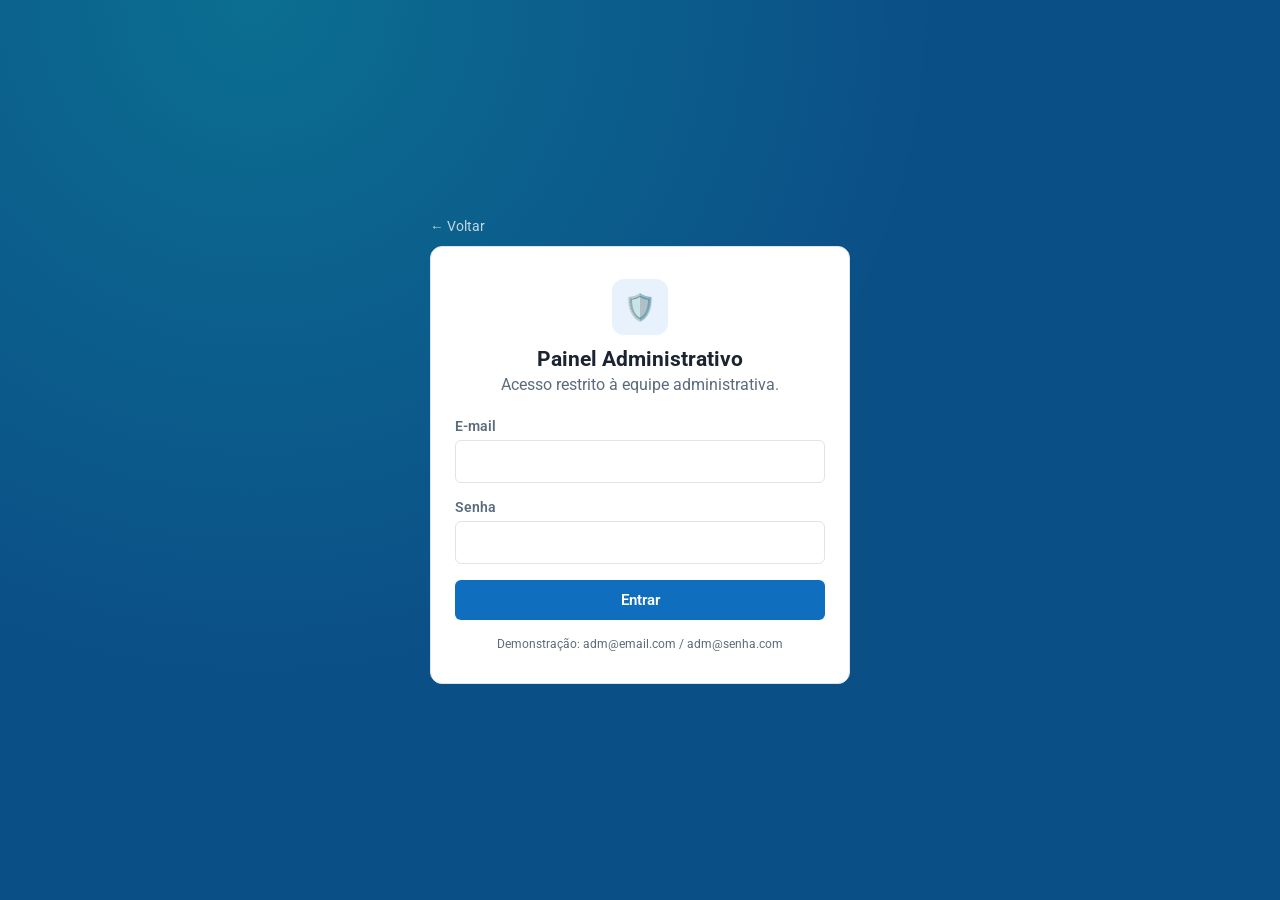
<file: pages/adm/clientes.html>
<!DOCTYPE html>
<html lang="pt-BR">
<head>
  <meta charset="UTF-8" />
  <meta name="viewport" content="width=device-width, initial-scale=1.0" />
  <title>Clientes · Administrador</title>
  <link rel="preconnect" href="https://fonts.googleapis.com" />
  <link href="https://fonts.googleapis.com/css2?family=Roboto:wght@400;500;700&display=swap" rel="stylesheet" />
  <link rel="stylesheet" href="../../assets/css/variables.css" />
  <link rel="stylesheet" href="../../assets/css/global.css" />
  <link rel="stylesheet" href="./clientes.css" />
</head>
<body>
  <header id="app-header" class="app-header"></header>

  <main class="container spacer-topo">
    <div class="flex-entre spacer-topo">
      <div>
        <h1>Clientes</h1>
        <p class="texto-suave">Gerencie as contas de clientes da plataforma.</p>
      </div>
      <button class="btn btn-primario" id="btn-novo-cliente" type="button">+ Novo cliente</button>
    </div>

    <div class="tabela-wrap spacer-topo">
      <table class="tabela">
        <thead>
          <tr>
            <th>Nome</th>
            <th>Telefone</th>
            <th>CPF</th>
            <th>Nascimento</th>
            <th>E-mail</th>
            <th>Ações</th>
          </tr>
        </thead>
        <tbody id="corpo-tabela-clientes"></tbody>
      </table>
    </div>
    <p id="estado-vazio-clientes" class="estado-vazio" hidden>
      <span class="icone">🧑‍💼</span><br />Nenhum cliente cadastrado ainda.
    </p>
  </main>

  <div class="overlay" id="overlay-cliente" hidden>
    <div class="modal">
      <div class="modal__cabecalho">
        <h3 id="titulo-modal-cliente">Novo cliente</h3>
        <button class="modal__fechar" id="fechar-modal-cliente" type="button" aria-label="Fechar">✕</button>
      </div>
      <form id="form-cliente" novalidate>
        <div class="modal__corpo">
          <input type="hidden" id="cliente-id" />
          <div class="form-grupo">
            <label for="cliente-nome">Nome completo</label>
            <input class="input" id="cliente-nome" name="nome" required />
          </div>
          <div class="form-linha">
            <div class="form-grupo">
              <label for="cliente-telefone">Telefone</label>
              <input class="input" id="cliente-telefone" name="telefone" placeholder="(00) 00000-0000" required />
            </div>
            <div class="form-grupo">
              <label for="cliente-cpf">CPF</label>
              <input class="input" id="cliente-cpf" name="cpf" placeholder="000.000.000-00" required />
            </div>
          </div>
          <div class="form-linha">
            <div class="form-grupo">
              <label for="cliente-nascimento">Data de nascimento</label>
              <input class="input" type="date" id="cliente-nascimento" name="dataNascimento" required />
            </div>
            <div class="form-grupo">
              <label for="cliente-email">E-mail</label>
              <input class="input" type="email" id="cliente-email" name="email" required />
            </div>
          </div>
          <div class="form-grupo">
            <label for="cliente-senha">Senha</label>
            <input class="input" type="password" id="cliente-senha" name="senha" autocomplete="new-password" />
            <span class="campo-ajuda" id="ajuda-senha-cliente">Mínimo de 6 caracteres.</span>
          </div>
          <p id="erro-cliente" class="campo-erro" role="alert"></p>
        </div>
        <div class="modal__rodape">
          <button type="button" class="btn btn-secundario" id="cancelar-cliente">Cancelar</button>
          <button type="submit" class="btn btn-primario">Salvar</button>
        </div>
      </form>
    </div>
  </div>

  <script src="../../assets/js/storage.js"></script>
  <script src="../../assets/js/hash.js"></script>
  <script src="../../assets/js/auth.js"></script>
  <script src="../../assets/js/masks.js"></script>
  <script src="../../assets/js/utils.js"></script>
  <script src="../../assets/js/layout.js"></script>
  <script src="../../assets/js/seed.js"></script>
  <script src="./clientes.js"></script>
</body>
</html>
</file>
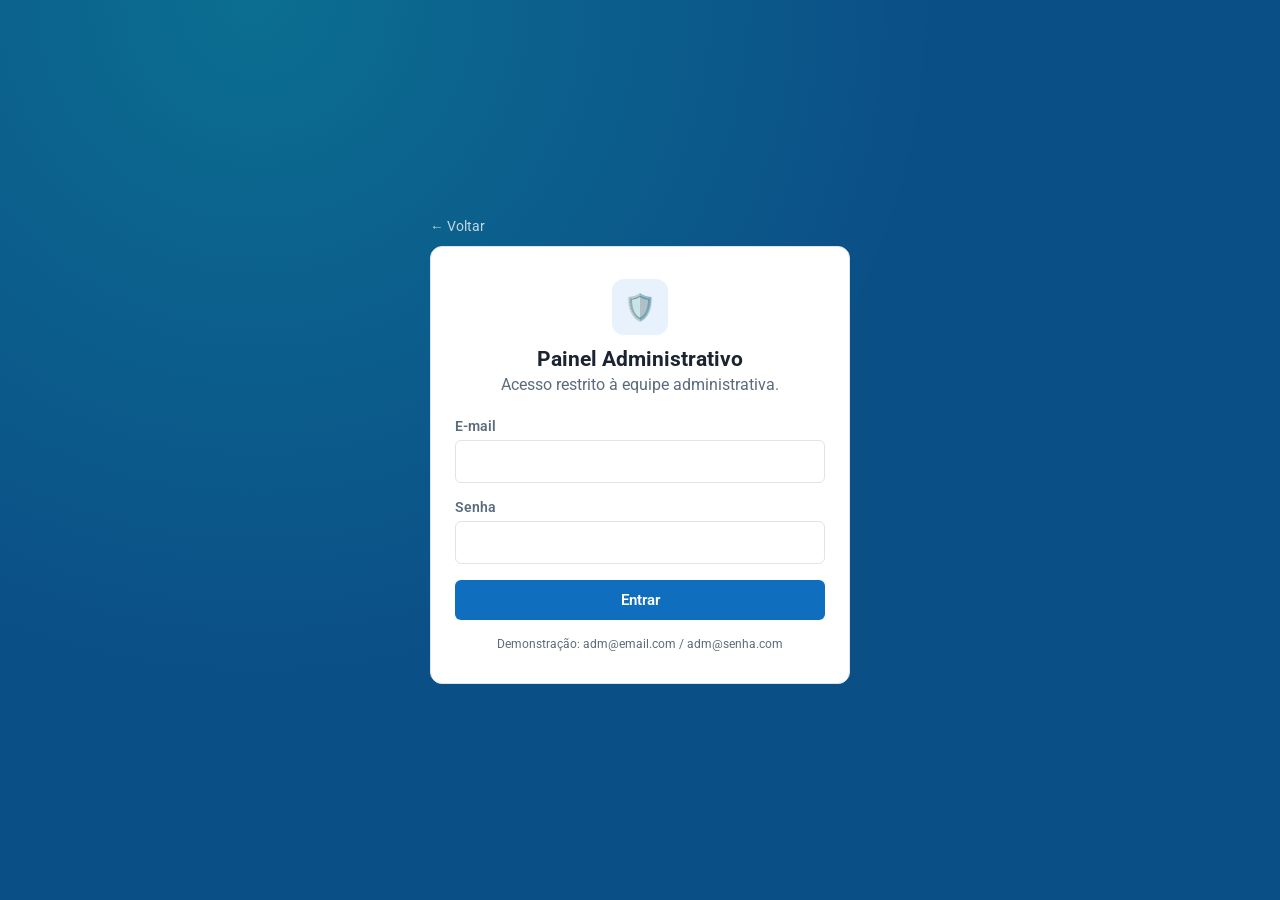
<file: pages/adm/dashboard.html>
<!DOCTYPE html>
<html lang="pt-BR">
<head>
  <meta charset="UTF-8" />
  <meta name="viewport" content="width=device-width, initial-scale=1.0" />
  <title>Dashboard · Administrador</title>
  <link rel="preconnect" href="https://fonts.googleapis.com" />
  <link href="https://fonts.googleapis.com/css2?family=Roboto:wght@400;500;700&display=swap" rel="stylesheet" />
  <link rel="stylesheet" href="../../assets/css/variables.css" />
  <link rel="stylesheet" href="../../assets/css/global.css" />
  <link rel="stylesheet" href="./dashboard.css" />
</head>
<body>
  <header id="app-header" class="app-header"></header>

  <main class="container spacer-topo">
    <div class="flex-entre spacer-topo">
      <div>
        <h1>Visão geral</h1>
        <p class="texto-suave">Resumo das contas cadastradas na plataforma.</p>
      </div>
    </div>

    <section class="grade-estatisticas spacer-topo">
      <article class="cartao-estatistica superficie cartao-sombra">
        <div class="cartao-estatistica__icone icone-azul">🧑‍💼</div>
        <div>
          <p class="texto-suave">Total de clientes</p>
          <h2 id="total-clientes">0</h2>
        </div>
      </article>
      <article class="cartao-estatistica superficie cartao-sombra">
        <div class="cartao-estatistica__icone icone-menta">🏘️</div>
        <div>
          <p class="texto-suave">Total de corretores</p>
          <h2 id="total-corretores">0</h2>
        </div>
      </article>
      <article class="cartao-estatistica superficie cartao-sombra">
        <div class="cartao-estatistica__icone icone-azul">🏠</div>
        <div>
          <p class="texto-suave">Imóveis cadastrados</p>
          <h2 id="total-imoveis">0</h2>
        </div>
      </article>
    </section>

    <section class="grade-atalhos spacer-topo">
      <a class="cartao-atalho superficie cartao-sombra" href="clientes.html">
        <h3>Gerenciar clientes</h3>
        <p class="texto-suave">Criar, editar e remover contas de clientes.</p>
        <span class="btn btn-texto">Acessar →</span>
      </a>
      <a class="cartao-atalho superficie cartao-sombra" href="corretores.html">
        <h3>Gerenciar corretores</h3>
        <p class="texto-suave">Criar, editar e remover contas de corretores.</p>
        <span class="btn btn-texto">Acessar →</span>
      </a>
    </section>
  </main>

  <script src="../../assets/js/storage.js"></script>
  <script src="../../assets/js/hash.js"></script>
  <script src="../../assets/js/auth.js"></script>
  <script src="../../assets/js/utils.js"></script>
  <script src="../../assets/js/layout.js"></script>
  <script src="../../assets/js/seed.js"></script>
  <script src="./dashboard.js"></script>
</body>
</html>
</file>
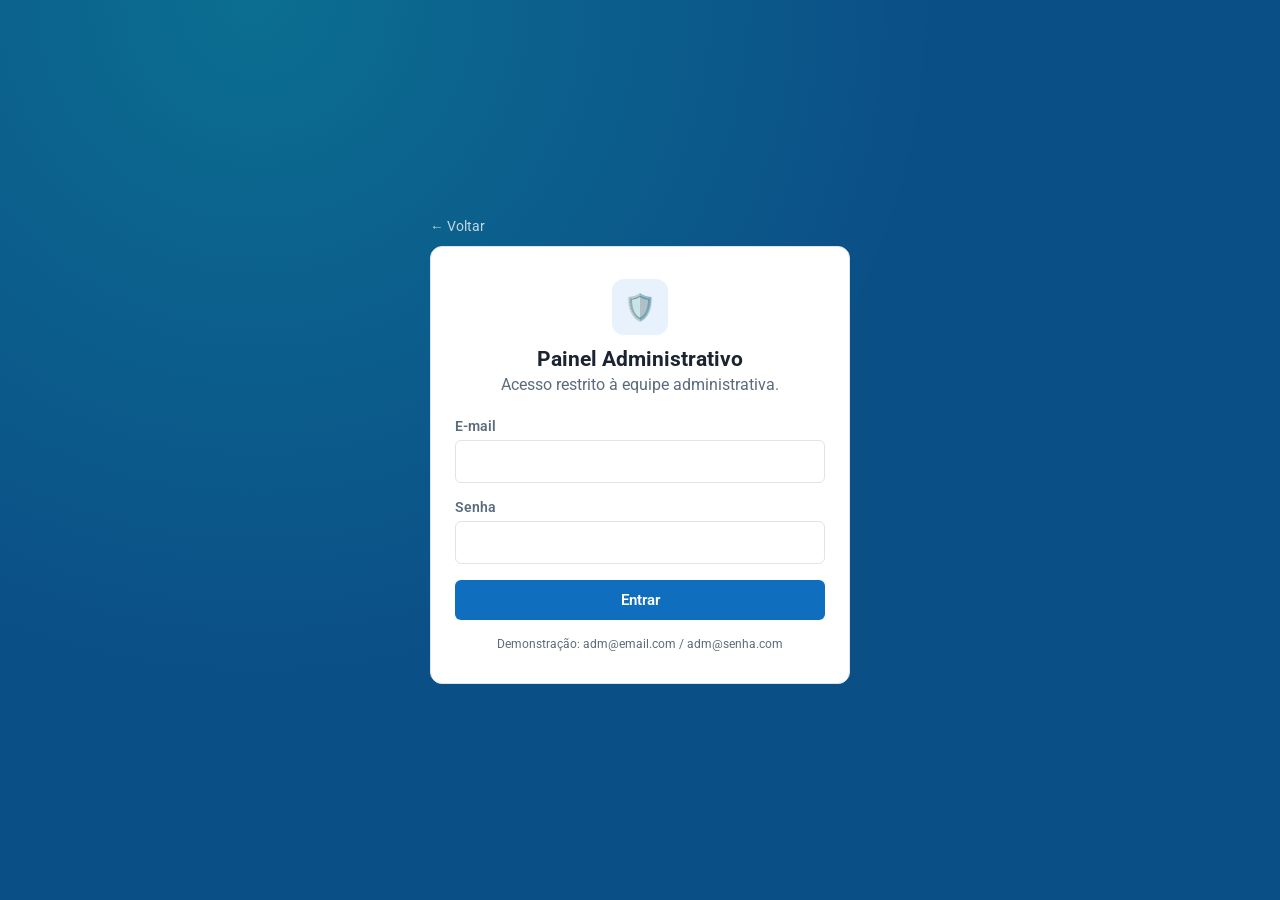
<file: pages/adm/login.html>
<!DOCTYPE html>
<html lang="pt-BR">
<head>
  <meta charset="UTF-8" />
  <meta name="viewport" content="width=device-width, initial-scale=1.0" />
  <title>Login do Administrador · Sistema de Recomendação de Imóveis</title>
  <link rel="preconnect" href="https://fonts.googleapis.com" />
  <link href="https://fonts.googleapis.com/css2?family=Roboto:wght@400;500;700&display=swap" rel="stylesheet" />
  <link rel="stylesheet" href="../../assets/css/variables.css" />
  <link rel="stylesheet" href="../../assets/css/global.css" />
  <link rel="stylesheet" href="./login.css" />
</head>
<body class="pagina-auth pagina-auth--adm">
  <main class="auth-caixa">
    <a class="auth-voltar" href="../../index.html">← Voltar</a>
    <div class="auth-cartao superficie cartao-sombra">
      <div class="auth-cabecalho">
        <div class="auth-icone">🛡️</div>
        <h1>Painel Administrativo</h1>
        <p class="texto-suave">Acesso restrito à equipe administrativa.</p>
      </div>

      <form id="form-login-adm" novalidate>
        <div class="form-grupo">
          <label for="email">E-mail</label>
          <input class="input" type="email" id="email" name="email" autocomplete="username" required />
        </div>
        <div class="form-grupo">
          <label for="senha">Senha</label>
          <input class="input" type="password" id="senha" name="senha" autocomplete="current-password" required />
        </div>
        <p id="mensagem-erro" class="campo-erro" role="alert"></p>
        <button type="submit" class="btn btn-primario btn-bloco">Entrar</button>
      </form>

      <p class="auth-dica texto-suave">Demonstração: adm@email.com / adm@senha.com</p>
    </div>
  </main>

  <script src="../../assets/js/storage.js"></script>
  <script src="../../assets/js/hash.js"></script>
  <script src="../../assets/js/auth.js"></script>
  <script src="../../assets/js/utils.js"></script>
  <script src="../../assets/js/seed.js"></script>
  <script src="./login.js"></script>
</body>
</html>
</file>
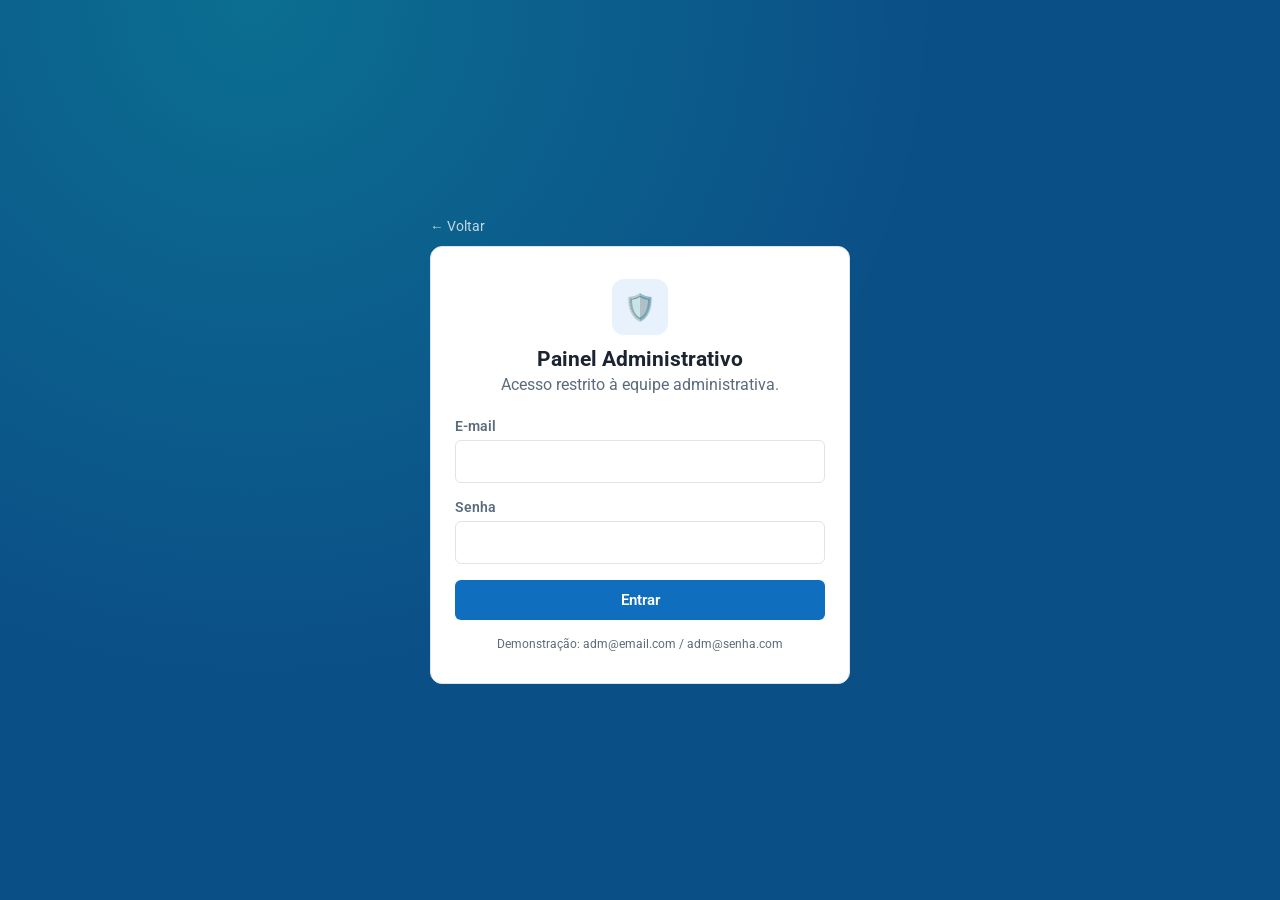
<file: pages/adm/perfil.html>
<!DOCTYPE html>
<html lang="pt-BR">
<head>
  <meta charset="UTF-8" />
  <meta name="viewport" content="width=device-width, initial-scale=1.0" />
  <title>Meu perfil · Administrador</title>
  <link rel="preconnect" href="https://fonts.googleapis.com" />
  <link href="https://fonts.googleapis.com/css2?family=Roboto:wght@400;500;700&display=swap" rel="stylesheet" />
  <link rel="stylesheet" href="../../assets/css/variables.css" />
  <link rel="stylesheet" href="../../assets/css/global.css" />
  <link rel="stylesheet" href="./perfil.css" />
</head>
<body>
  <header id="app-header" class="app-header"></header>

  <main class="container spacer-topo largura-perfil">
    <h1>Meu perfil</h1>
    <p class="texto-suave">Atualize seu nome, e-mail de acesso e senha.</p>

    <form id="form-perfil" class="superficie superficie-pad cartao-sombra spacer-topo" novalidate>
      <div class="form-grupo">
        <label for="nome">Nome</label>
        <input class="input" id="nome" required />
      </div>
      <div class="form-grupo">
        <label for="email">E-mail</label>
        <input class="input" type="email" id="email" required />
      </div>
      <div class="form-linha">
        <div class="form-grupo">
          <label for="nova-senha">Nova senha</label>
          <input class="input" type="password" id="nova-senha" autocomplete="new-password" />
          <span class="campo-ajuda">Deixe em branco para manter a senha atual.</span>
        </div>
        <div class="form-grupo">
          <label for="confirmar-senha">Confirmar nova senha</label>
          <input class="input" type="password" id="confirmar-senha" autocomplete="new-password" />
        </div>
      </div>
      <p id="erro-perfil" class="campo-erro" role="alert"></p>
      <div class="form-acoes">
        <button type="submit" class="btn btn-primario">Salvar alterações</button>
      </div>
    </form>
  </main>

  <script src="../../assets/js/storage.js"></script>
  <script src="../../assets/js/hash.js"></script>
  <script src="../../assets/js/auth.js"></script>
  <script src="../../assets/js/utils.js"></script>
  <script src="../../assets/js/layout.js"></script>
  <script src="../../assets/js/seed.js"></script>
  <script src="./perfil.js"></script>
</body>
</html>
</file>
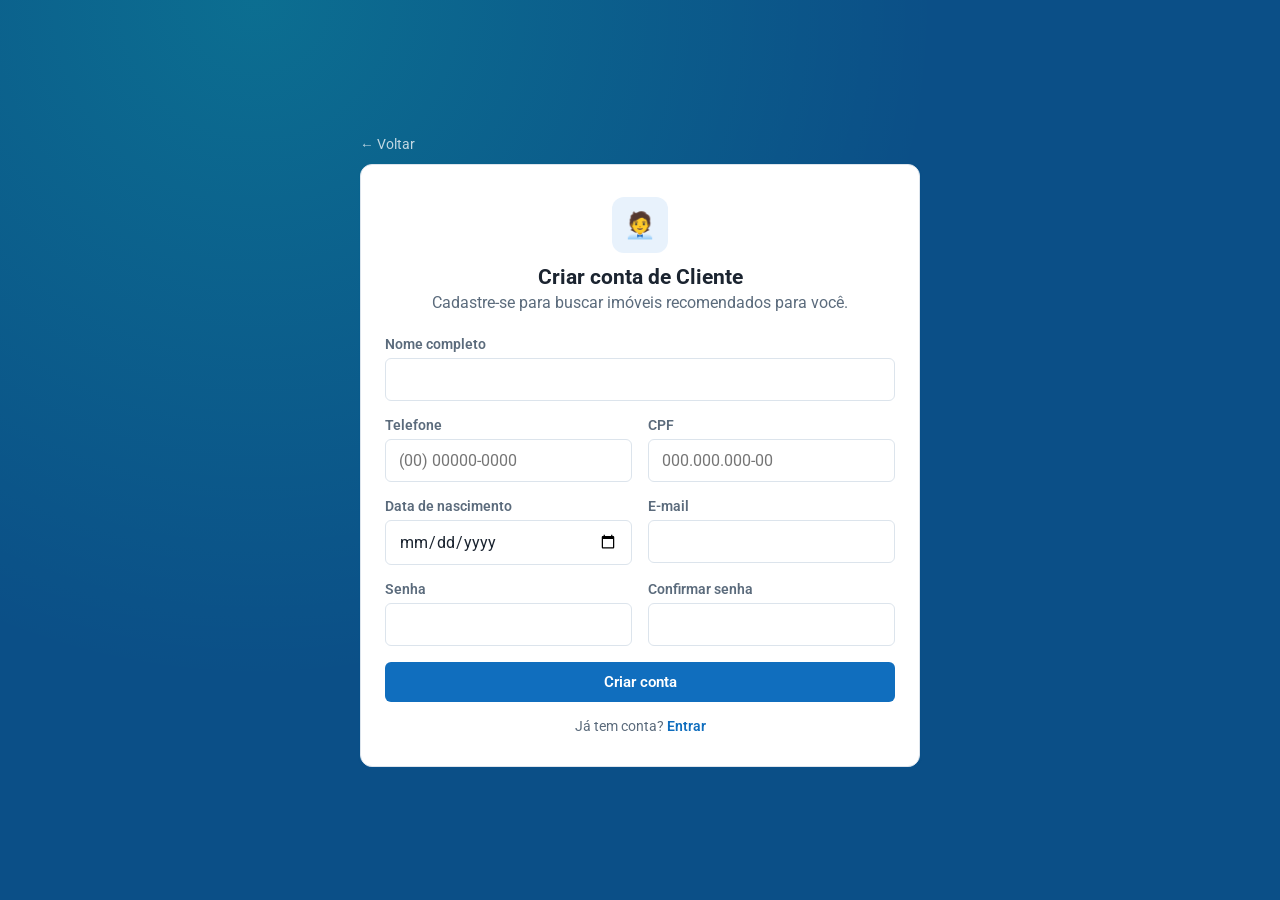
<file: pages/cliente/cadastro.html>
<!DOCTYPE html>
<html lang="pt-BR">
<head>
  <meta charset="UTF-8" />
  <meta name="viewport" content="width=device-width, initial-scale=1.0" />
  <title>Criar conta de Cliente · Sistema de Recomendação de Imóveis</title>
  <link rel="preconnect" href="https://fonts.googleapis.com" />
  <link href="https://fonts.googleapis.com/css2?family=Roboto:wght@400;500;700&display=swap" rel="stylesheet" />
  <link rel="stylesheet" href="../../assets/css/variables.css" />
  <link rel="stylesheet" href="../../assets/css/global.css" />
  <link rel="stylesheet" href="./cadastro.css" />
</head>
<body class="pagina-auth">
  <main class="auth-caixa auth-caixa--larga">
    <a class="auth-voltar" href="../../index.html">← Voltar</a>
    <div class="auth-cartao superficie cartao-sombra">
      <div class="auth-cabecalho">
        <div class="auth-icone">🧑‍💼</div>
        <h1>Criar conta de Cliente</h1>
        <p class="texto-suave">Cadastre-se para buscar imóveis recomendados para você.</p>
      </div>

      <form id="form-cadastro-cliente" novalidate>
        <div class="form-grupo">
          <label for="nome">Nome completo</label>
          <input class="input" id="nome" name="nome" required />
        </div>
        <div class="form-linha">
          <div class="form-grupo">
            <label for="telefone">Telefone</label>
            <input class="input" id="telefone" name="telefone" placeholder="(00) 00000-0000" required />
          </div>
          <div class="form-grupo">
            <label for="cpf">CPF</label>
            <input class="input" id="cpf" name="cpf" placeholder="000.000.000-00" required />
          </div>
        </div>
        <div class="form-linha">
          <div class="form-grupo">
            <label for="dataNascimento">Data de nascimento</label>
            <input class="input" type="date" id="dataNascimento" name="dataNascimento" required />
          </div>
          <div class="form-grupo">
            <label for="email">E-mail</label>
            <input class="input" type="email" id="email" name="email" required />
          </div>
        </div>
        <div class="form-linha">
          <div class="form-grupo">
            <label for="senha">Senha</label>
            <input class="input" type="password" id="senha" name="senha" autocomplete="new-password" required />
          </div>
          <div class="form-grupo">
            <label for="confirmarSenha">Confirmar senha</label>
            <input class="input" type="password" id="confirmarSenha" name="confirmarSenha" autocomplete="new-password" required />
          </div>
        </div>
        <p id="mensagem-erro" class="campo-erro" role="alert"></p>
        <button type="submit" class="btn btn-primario btn-bloco">Criar conta</button>
      </form>

      <p class="auth-rodape">Já tem conta? <a href="login.html">Entrar</a></p>
    </div>
  </main>

  <script src="../../assets/js/storage.js"></script>
  <script src="../../assets/js/hash.js"></script>
  <script src="../../assets/js/auth.js"></script>
  <script src="../../assets/js/masks.js"></script>
  <script src="../../assets/js/utils.js"></script>
  <script src="../../assets/js/seed.js"></script>
  <script src="./cadastro.js"></script>
</body>
</html>
</file>
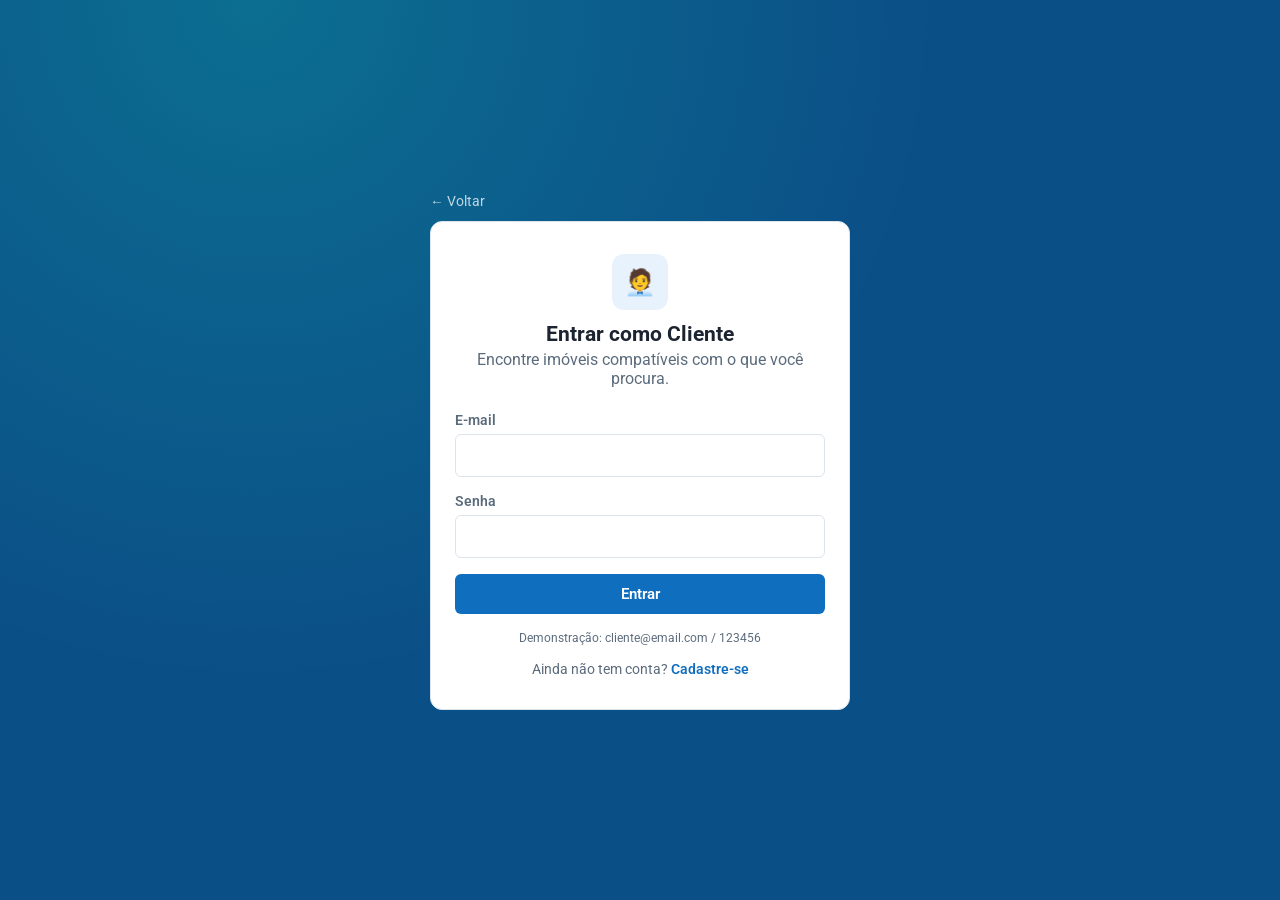
<file: pages/cliente/dashboard.html>
<!DOCTYPE html>
<html lang="pt-BR">
<head>
  <meta charset="UTF-8" />
  <meta name="viewport" content="width=device-width, initial-scale=1.0" />
  <title>Imóveis recomendados · Cliente</title>
  <link rel="preconnect" href="https://fonts.googleapis.com" />
  <link href="https://fonts.googleapis.com/css2?family=Roboto:wght@400;500;700&display=swap" rel="stylesheet" />
  <link rel="stylesheet" href="../../assets/css/variables.css" />
  <link rel="stylesheet" href="../../assets/css/global.css" />
  <link rel="stylesheet" href="./dashboard.css" />
</head>
<body>
  <header id="app-header" class="app-header"></header>

  <main class="container spacer-topo">
    <h1>Encontre o seu imóvel ideal</h1>
    <p class="texto-suave">Descreva o que procura ou use os filtros ao lado para refinar sua busca.</p>

    <div class="busca-topo spacer-topo">
      <input class="input" id="campo-busca" placeholder="Ex: apartamento no centro com piscina" />
      <button class="btn btn-primario" id="btn-buscar" type="button">Buscar</button>
      <button class="btn btn-secundario btn-filtros-mobile" id="btn-abrir-filtros" type="button">☰ Filtros</button>
    </div>

    <div class="layout-busca spacer-topo">
      <aside id="aside-filtros" class="aside-filtros superficie">
        <div class="aside-filtros__cabecalho">
          <h3>Filtros</h3>
          <button class="fechar-filtros-mobile" id="fechar-filtros-mobile" type="button" aria-label="Fechar filtros">✕</button>
        </div>

        <div class="form-grupo">
          <label for="filtro-tipo">Tipo de imóvel</label>
          <select class="input" id="filtro-tipo"><option value="">Todos os tipos</option></select>
        </div>
        <div class="form-grupo">
          <label for="filtro-bairro">Bairro</label>
          <input class="input" id="filtro-bairro" placeholder="Ex: Centro" />
        </div>
        <div class="form-linha">
          <div class="form-grupo">
            <label for="filtro-preco-min">Preço mín.</label>
            <input class="input" type="number" id="filtro-preco-min" min="0" placeholder="R$ 0" />
          </div>
          <div class="form-grupo">
            <label for="filtro-preco-max">Preço máx.</label>
            <input class="input" type="number" id="filtro-preco-max" min="0" placeholder="R$ 0" />
          </div>
        </div>
        <div class="form-grupo">
          <label for="filtro-quartos">Quartos (mínimo)</label>
          <select class="input" id="filtro-quartos">
            <option value="">Qualquer quantidade</option>
            <option value="1">1+</option>
            <option value="2">2+</option>
            <option value="3">3+</option>
            <option value="4">4+</option>
          </select>
        </div>
        <div class="form-grupo">
          <label for="filtro-vagas">Vagas (mínimo)</label>
          <select class="input" id="filtro-vagas">
            <option value="">Qualquer quantidade</option>
            <option value="1">1+</option>
            <option value="2">2+</option>
            <option value="3">3+</option>
          </select>
        </div>

        <div class="aside-filtros__acoes">
          <button class="btn btn-primario btn-bloco" id="btn-aplicar-filtros" type="button">Aplicar filtros</button>
          <button class="btn btn-texto btn-bloco" id="btn-limpar-filtros" type="button">Limpar tudo</button>
        </div>
      </aside>

      <div class="fundo-filtros-mobile" id="fundo-filtros-mobile" hidden></div>

      <section class="resultado-busca">
        <p id="contador-resultados" class="texto-suave"></p>
        <div id="grade-imoveis" class="grade-imoveis"></div>
        <p id="estado-vazio-imoveis" class="estado-vazio" hidden>
          <span class="icone">🔍</span><br />Nenhum imóvel encontrado com esses critérios.
        </p>
      </section>
    </div>
  </main>

  <div class="overlay" id="overlay-imovel" hidden>
    <div class="modal modal--largo">
      <div class="modal__cabecalho">
        <h3 id="detalhe-titulo">Detalhes do imóvel</h3>
        <button class="modal__fechar" id="fechar-detalhe-imovel" type="button" aria-label="Fechar">✕</button>
      </div>
      <div class="modal__corpo">
        <div class="detalhe-imovel">
          <div class="detalhe-imovel__galeria">
            <img id="detalhe-foto-principal" alt="Foto do imóvel" />
            <div id="detalhe-miniaturas" class="detalhe-miniaturas"></div>
          </div>
          <div class="detalhe-imovel__info">
            <span id="detalhe-badge-compat" class="badge badge-menta" hidden></span>
            <h2 id="detalhe-preco"></h2>
            <p id="detalhe-localizacao" class="texto-suave"></p>
            <div id="detalhe-specs" class="detalhe-specs"></div>
            <div id="detalhe-caracteristicas" class="detalhe-caracteristicas"></div>

            <div class="detalhe-corretor">
              <img id="corretor-foto" class="avatar" alt="Foto do corretor" />
              <div>
                <p class="detalhe-corretor__nome" id="corretor-nome"></p>
                <p class="texto-suave" id="corretor-contato"></p>
              </div>
            </div>

            <button class="btn btn-primario btn-bloco" id="btn-mostrar-mensagem" type="button">✉ Enviar mensagem ao corretor</button>

            <form id="form-mensagem" class="form-mensagem" hidden>
              <div class="form-grupo">
                <label for="texto-mensagem">Sua mensagem</label>
                <textarea class="input" id="texto-mensagem" rows="3" placeholder="Olá! Tenho interesse neste imóvel..." required></textarea>
              </div>
              <div class="form-mensagem__acoes">
                <button type="button" class="btn btn-secundario" id="cancelar-mensagem">Cancelar</button>
                <button type="submit" class="btn btn-destaque">Enviar</button>
              </div>
            </form>
          </div>
        </div>
      </div>
    </div>
  </div>

  <div class="overlay" id="overlay-mensagens" hidden>
    <div class="modal modal--largo">
      <div class="modal__cabecalho">
        <h3>Minhas mensagens</h3>
        <button class="modal__fechar" id="fechar-mensagens" type="button" aria-label="Fechar">✕</button>
      </div>
      <div class="modal__corpo">
        <div id="lista-conversas" class="lista-conversas"></div>
        <p id="estado-vazio-conversas" class="estado-vazio" hidden>
          <span class="icone">✉️</span><br />Você ainda não enviou mensagens a nenhum corretor.
        </p>
      </div>
    </div>
  </div>

  <script src="../../assets/js/storage.js"></script>
  <script src="../../assets/js/hash.js"></script>
  <script src="../../assets/js/auth.js"></script>
  <script src="../../assets/js/utils.js"></script>
  <script src="../../assets/js/layout.js"></script>
  <script src="../../assets/js/seed.js"></script>
  <script src="./dashboard.js"></script>
</body>
</html>
</file>
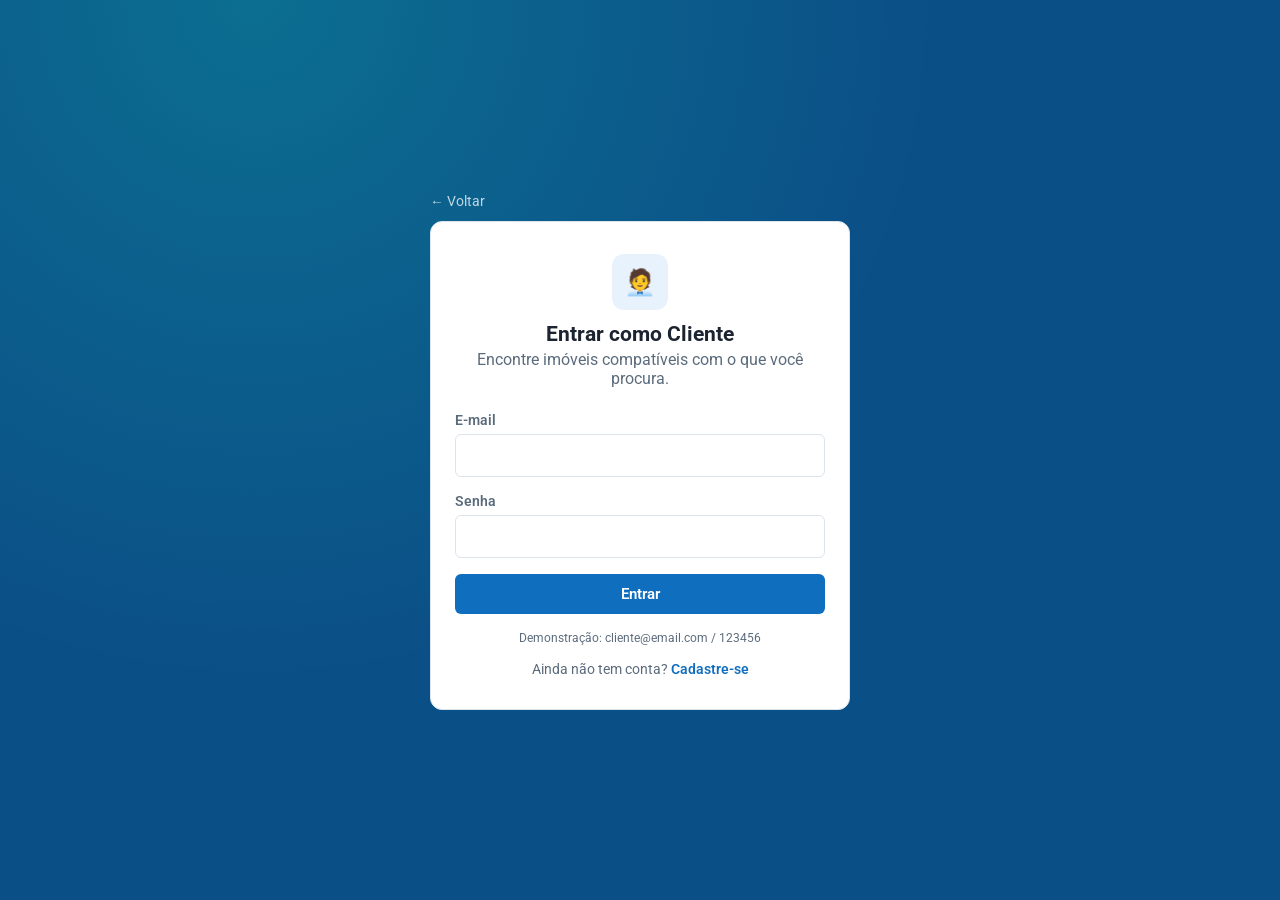
<file: pages/cliente/login.html>
<!DOCTYPE html>
<html lang="pt-BR">
<head>
  <meta charset="UTF-8" />
  <meta name="viewport" content="width=device-width, initial-scale=1.0" />
  <title>Login do Cliente · Sistema de Recomendação de Imóveis</title>
  <link rel="preconnect" href="https://fonts.googleapis.com" />
  <link href="https://fonts.googleapis.com/css2?family=Roboto:wght@400;500;700&display=swap" rel="stylesheet" />
  <link rel="stylesheet" href="../../assets/css/variables.css" />
  <link rel="stylesheet" href="../../assets/css/global.css" />
  <link rel="stylesheet" href="./login.css" />
</head>
<body class="pagina-auth">
  <main class="auth-caixa">
    <a class="auth-voltar" href="../../index.html">← Voltar</a>
    <div class="auth-cartao superficie cartao-sombra">
      <div class="auth-cabecalho">
        <div class="auth-icone">🧑‍💼</div>
        <h1>Entrar como Cliente</h1>
        <p class="texto-suave">Encontre imóveis compatíveis com o que você procura.</p>
      </div>

      <form id="form-login-cliente" novalidate>
        <div class="form-grupo">
          <label for="email">E-mail</label>
          <input class="input" type="email" id="email" name="email" autocomplete="username" required />
        </div>
        <div class="form-grupo">
          <label for="senha">Senha</label>
          <input class="input" type="password" id="senha" name="senha" autocomplete="current-password" required />
        </div>
        <p id="mensagem-erro" class="campo-erro" role="alert"></p>
        <button type="submit" class="btn btn-primario btn-bloco">Entrar</button>
      </form>

      <p class="auth-dica texto-suave">Demonstração: cliente@email.com / 123456</p>
      <p class="auth-rodape">Ainda não tem conta? <a href="cadastro.html">Cadastre-se</a></p>
    </div>
  </main>

  <script src="../../assets/js/storage.js"></script>
  <script src="../../assets/js/hash.js"></script>
  <script src="../../assets/js/auth.js"></script>
  <script src="../../assets/js/utils.js"></script>
  <script src="../../assets/js/seed.js"></script>
  <script src="./login.js"></script>
</body>
</html>
</file>
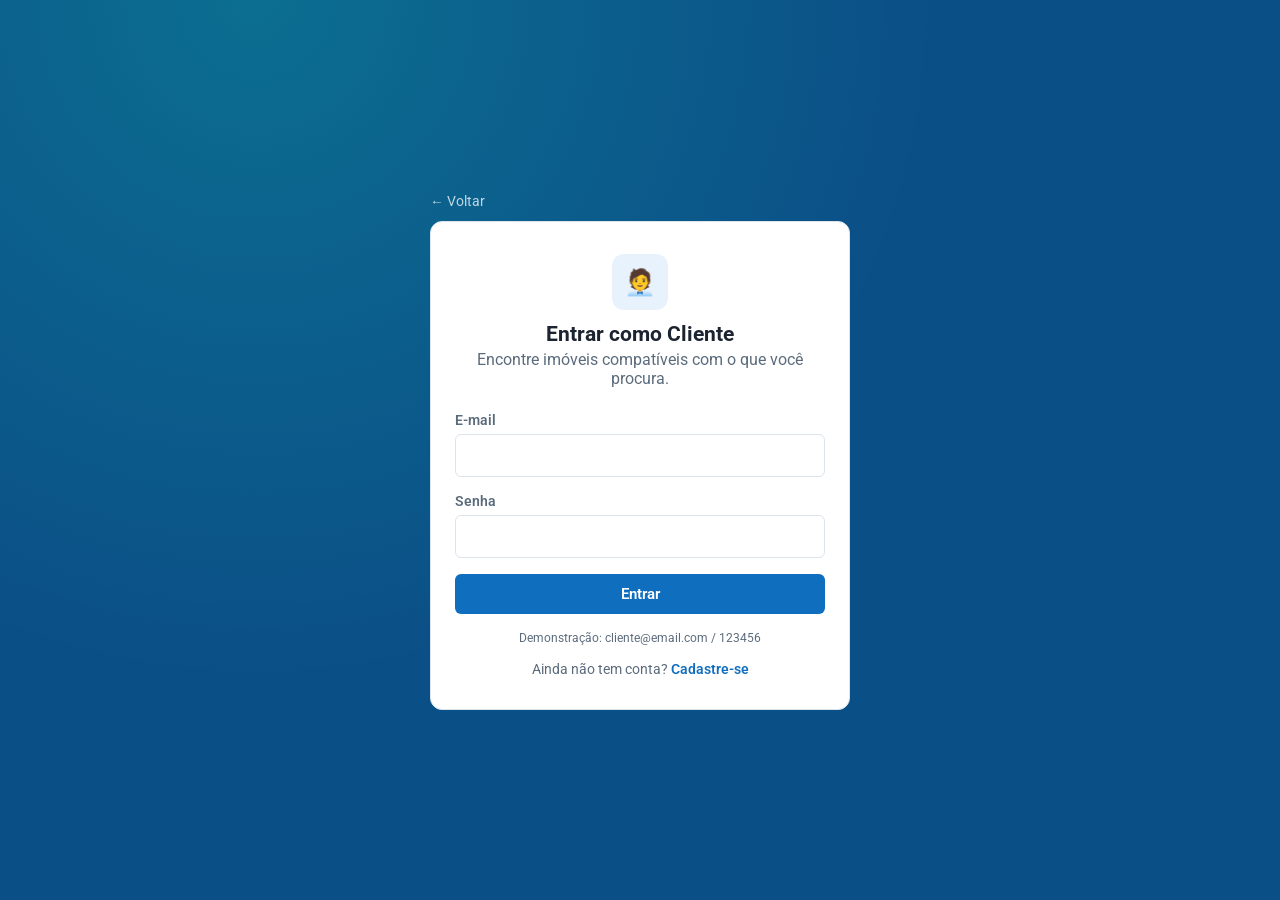
<file: pages/cliente/perfil.html>
<!DOCTYPE html>
<html lang="pt-BR">
<head>
  <meta charset="UTF-8" />
  <meta name="viewport" content="width=device-width, initial-scale=1.0" />
  <title>Meu perfil · Cliente</title>
  <link rel="preconnect" href="https://fonts.googleapis.com" />
  <link href="https://fonts.googleapis.com/css2?family=Roboto:wght@400;500;700&display=swap" rel="stylesheet" />
  <link rel="stylesheet" href="../../assets/css/variables.css" />
  <link rel="stylesheet" href="../../assets/css/global.css" />
  <link rel="stylesheet" href="./perfil.css" />
</head>
<body>
  <header id="app-header" class="app-header"></header>

  <main class="container spacer-topo largura-perfil">
    <h1>Meu perfil</h1>
    <p class="texto-suave">Atualize suas informações pessoais e de acesso.</p>

    <form id="form-perfil" class="superficie superficie-pad cartao-sombra spacer-topo" novalidate>
      <div class="form-grupo">
        <label for="nome">Nome completo</label>
        <input class="input" id="nome" required />
      </div>
      <div class="form-linha">
        <div class="form-grupo">
          <label for="telefone">Telefone</label>
          <input class="input" id="telefone" placeholder="(00) 00000-0000" required />
        </div>
        <div class="form-grupo">
          <label for="cpf">CPF</label>
          <input class="input" id="cpf" placeholder="000.000.000-00" required />
        </div>
      </div>
      <div class="form-linha">
        <div class="form-grupo">
          <label for="dataNascimento">Data de nascimento</label>
          <input class="input" type="date" id="dataNascimento" required />
        </div>
        <div class="form-grupo">
          <label for="email">E-mail</label>
          <input class="input" type="email" id="email" required />
        </div>
      </div>
      <div class="form-linha">
        <div class="form-grupo">
          <label for="nova-senha">Nova senha</label>
          <input class="input" type="password" id="nova-senha" autocomplete="new-password" />
          <span class="campo-ajuda">Deixe em branco para manter a senha atual.</span>
        </div>
        <div class="form-grupo">
          <label for="confirmar-senha">Confirmar nova senha</label>
          <input class="input" type="password" id="confirmar-senha" autocomplete="new-password" />
        </div>
      </div>
      <p id="erro-perfil" class="campo-erro" role="alert"></p>
      <div class="form-acoes">
        <button type="submit" class="btn btn-primario">Salvar alterações</button>
      </div>
    </form>
  </main>

  <script src="../../assets/js/storage.js"></script>
  <script src="../../assets/js/hash.js"></script>
  <script src="../../assets/js/auth.js"></script>
  <script src="../../assets/js/masks.js"></script>
  <script src="../../assets/js/utils.js"></script>
  <script src="../../assets/js/layout.js"></script>
  <script src="../../assets/js/seed.js"></script>
  <script src="./perfil.js"></script>
</body>
</html>
</file>
<file: assets/css/variables.css>
/* Paleta e tokens globais do Sistema de Recomendação de Imóveis */
:root {
  --cor-azul: #106EBE;
  --cor-azul-escuro: #0B4F87;
  --cor-azul-claro: #E8F2FC;
  --cor-menta: #0FFCBE;
  --cor-menta-escura: #0BC99A;

  --cor-texto: #1B2430;
  --cor-texto-suave: #5B6B7C;
  --cor-fundo: #F4F7FA;
  --cor-branco: #FFFFFF;
  --cor-borda: #DCE4EC;

  --cor-sucesso: #1FA971;
  --cor-erro: #E5484D;
  --cor-alerta: #F2A93B;

  --fonte-base: 'Roboto', -apple-system, BlinkMacSystemFont, 'Segoe UI', Arial, sans-serif;

  --raio-sm: 6px;
  --raio-md: 12px;
  --raio-lg: 18px;
  --raio-pill: 999px;

  --sombra-sm: 0 1px 3px rgba(16, 110, 190, 0.08), 0 1px 2px rgba(16, 110, 190, 0.06);
  --sombra-md: 0 8px 24px rgba(16, 110, 190, 0.12);
  --sombra-lg: 0 16px 40px rgba(16, 110, 190, 0.18);

  --espaco-1: 4px;
  --espaco-2: 8px;
  --espaco-3: 12px;
  --espaco-4: 16px;
  --espaco-5: 24px;
  --espaco-6: 32px;
  --espaco-7: 48px;

  --largura-conteudo: 1180px;
  --transicao: 0.18s ease;
}
</file>
<file: assets/css/global.css>
/* Reset e componentes globais reutilizados em todas as páginas */
*, *::before, *::after { box-sizing: border-box; }
html, body { height: 100%; }
body {
  margin: 0;
  font-family: var(--fonte-base);
  background: var(--cor-fundo);
  color: var(--cor-texto);
  -webkit-font-smoothing: antialiased;
}
h1, h2, h3, h4, p { margin: 0; }
a { color: inherit; text-decoration: none; }
button { font-family: inherit; cursor: pointer; }
input, select, textarea { font-family: inherit; font-size: 1rem; }
img { max-width: 100%; display: block; }
ul { list-style: none; margin: 0; padding: 0; }

.container {
  width: 100%;
  max-width: var(--largura-conteudo);
  margin: 0 auto;
  padding: 0 var(--espaco-5);
}

/* ===== Header / navegação ===== */
.app-header {
  background: var(--cor-branco);
  border-bottom: 1px solid var(--cor-borda);
  position: sticky;
  top: 0;
  z-index: 40;
}
.app-header__inner {
  max-width: var(--largura-conteudo);
  margin: 0 auto;
  padding: var(--espaco-3) var(--espaco-5);
  display: flex;
  align-items: center;
  justify-content: space-between;
  gap: var(--espaco-3) var(--espaco-4);
  flex-wrap: wrap;
}
.app-header__brand {
  display: flex;
  align-items: center;
  gap: var(--espaco-2);
  font-weight: 700;
  font-size: 1.1rem;
  color: var(--cor-azul-escuro);
}
.app-header__brand .logo-dot {
  width: 10px;
  height: 10px;
  border-radius: 50%;
  background: var(--cor-menta);
  box-shadow: 0 0 0 4px var(--cor-azul-claro);
  flex-shrink: 0;
}
.app-header__nav {
  display: flex;
  align-items: center;
  gap: var(--espaco-2);
  flex-wrap: wrap;
}

@media (max-width: 720px) {
  .app-header__inner { padding: var(--espaco-3) var(--espaco-4); }
  .app-header__brand { font-size: 0.92rem; }
  .app-header__nav { flex: 1 1 100%; justify-content: flex-start; }
}
@media (max-width: 420px) {
  .app-header__user { display: none; }
}
.app-header__link {
  padding: var(--espaco-2) var(--espaco-3);
  border-radius: var(--raio-sm);
  font-size: 0.92rem;
  font-weight: 500;
  color: var(--cor-texto-suave);
  transition: background var(--transicao), color var(--transicao);
}
.app-header__link:hover { background: var(--cor-azul-claro); color: var(--cor-azul-escuro); }
.app-header__link.ativo { background: var(--cor-azul); color: var(--cor-branco); }
.app-header__user {
  display: flex;
  align-items: center;
  gap: var(--espaco-2);
  font-size: 0.85rem;
  color: var(--cor-texto-suave);
}

.btn-icon-bell {
  position: relative;
  width: 40px;
  height: 40px;
  border-radius: 50%;
  border: 1px solid var(--cor-borda);
  background: var(--cor-branco);
  display: flex;
  align-items: center;
  justify-content: center;
  font-size: 1.1rem;
}
.btn-icon-bell:hover { background: var(--cor-azul-claro); }
.badge-contador {
  position: absolute;
  top: -4px;
  right: -4px;
  min-width: 18px;
  height: 18px;
  padding: 0 4px;
  border-radius: var(--raio-pill);
  background: var(--cor-erro);
  color: var(--cor-branco);
  font-size: 0.65rem;
  font-weight: 700;
  display: flex;
  align-items: center;
  justify-content: center;
  line-height: 1;
}

/* ===== Botões ===== */
.btn {
  display: inline-flex;
  align-items: center;
  justify-content: center;
  gap: var(--espaco-2);
  border: none;
  border-radius: var(--raio-sm);
  padding: 11px 20px;
  font-size: 0.94rem;
  font-weight: 600;
  transition: transform var(--transicao), box-shadow var(--transicao), background var(--transicao), opacity var(--transicao);
  white-space: nowrap;
}
.btn:active { transform: translateY(1px); }
.btn:disabled { opacity: 0.55; cursor: not-allowed; transform: none; }
.btn-primario { background: var(--cor-azul); color: var(--cor-branco); }
.btn-primario:hover:not(:disabled) { background: var(--cor-azul-escuro); box-shadow: var(--sombra-sm); }
.btn-destaque { background: var(--cor-menta); color: #063D30; }
.btn-destaque:hover:not(:disabled) { background: var(--cor-menta-escura); }
.btn-secundario { background: var(--cor-branco); color: var(--cor-azul-escuro); border: 1px solid var(--cor-borda); }
.btn-secundario:hover:not(:disabled) { background: var(--cor-azul-claro); }
.btn-perigo { background: #FCEBEC; color: var(--cor-erro); }
.btn-perigo:hover:not(:disabled) { background: var(--cor-erro); color: var(--cor-branco); }
.btn-texto { background: transparent; color: var(--cor-azul); padding: 6px 8px; }
.btn-texto:hover:not(:disabled) { text-decoration: underline; }
.btn-bloco { width: 100%; }
.btn-sm { padding: 7px 12px; font-size: 0.82rem; }

/* ===== Formulários ===== */
.form-grupo { display: flex; flex-direction: column; gap: 6px; margin-bottom: var(--espaco-4); }
.form-grupo label { font-size: 0.85rem; font-weight: 600; color: var(--cor-texto-suave); }
.form-grupo .campo-ajuda { font-size: 0.75rem; color: var(--cor-texto-suave); }
.form-grupo .campo-erro { font-size: 0.78rem; color: var(--cor-erro); min-height: 1em; }
.input, select.input, textarea.input {
  width: 100%;
  padding: 11px 13px;
  border: 1px solid var(--cor-borda);
  border-radius: var(--raio-sm);
  background: var(--cor-branco);
  color: var(--cor-texto);
  outline: none;
  transition: border-color var(--transicao), box-shadow var(--transicao);
}
.input:focus, select.input:focus, textarea.input:focus {
  border-color: var(--cor-azul);
  box-shadow: 0 0 0 3px var(--cor-azul-claro);
}
.input.invalido { border-color: var(--cor-erro); }
textarea.input { resize: vertical; min-height: 90px; }
.form-linha { display: grid; grid-template-columns: 1fr 1fr; gap: var(--espaco-4); }
@media (max-width: 640px) { .form-linha { grid-template-columns: 1fr; } }

/* ===== Cards / superfícies ===== */
.superficie {
  background: var(--cor-branco);
  border: 1px solid var(--cor-borda);
  border-radius: var(--raio-md);
}
.superficie-pad { padding: var(--espaco-5); }
.cartao-sombra { box-shadow: var(--sombra-sm); }

/* ===== Tabelas ===== */
.tabela-wrap { overflow-x: auto; border-radius: var(--raio-md); border: 1px solid var(--cor-borda); background: var(--cor-branco); }
table.tabela { width: 100%; border-collapse: collapse; min-width: 640px; }
table.tabela th, table.tabela td { text-align: left; padding: 13px 16px; border-bottom: 1px solid var(--cor-borda); font-size: 0.9rem; }
table.tabela th { background: var(--cor-azul-claro); color: var(--cor-azul-escuro); font-weight: 700; font-size: 0.78rem; text-transform: uppercase; letter-spacing: 0.04em; }
table.tabela tbody tr:last-child td { border-bottom: none; }
table.tabela tbody tr:hover { background: #FAFCFE; }
.tabela-acoes { display: flex; gap: var(--espaco-2); }

/* ===== Badges / tags ===== */
.badge { display: inline-flex; align-items: center; gap: 4px; padding: 4px 10px; border-radius: var(--raio-pill); font-size: 0.74rem; font-weight: 700; }
.badge-azul { background: var(--cor-azul-claro); color: var(--cor-azul-escuro); }
.badge-menta { background: rgba(15, 252, 190, 0.22); color: #086B52; }
.badge-sucesso { background: #E5F7EE; color: var(--cor-sucesso); }
.badge-erro { background: #FCEBEC; color: var(--cor-erro); }
.badge-neutro { background: #EEF1F5; color: var(--cor-texto-suave); }

.chip {
  display: inline-flex;
  align-items: center;
  gap: 6px;
  padding: 5px 10px 5px 12px;
  background: var(--cor-azul-claro);
  color: var(--cor-azul-escuro);
  border-radius: var(--raio-pill);
  font-size: 0.82rem;
  font-weight: 500;
}
.chip button {
  background: none; border: none; color: inherit; font-size: 0.95rem; line-height: 1; opacity: 0.65; padding: 0;
}
.chip button:hover { opacity: 1; }

/* ===== Modal ===== */
.overlay {
  position: fixed; inset: 0; background: rgba(15, 26, 41, 0.5);
  display: flex; align-items: center; justify-content: center;
  padding: var(--espaco-4); z-index: 100;
}
.overlay[hidden] { display: none; }
.modal {
  background: var(--cor-branco);
  border-radius: var(--raio-lg);
  width: 100%;
  max-width: 520px;
  max-height: 90vh;
  overflow-y: auto;
  box-shadow: var(--sombra-lg);
  animation: modal-entrar 0.16s ease;
}
.modal--largo { max-width: 780px; }
@keyframes modal-entrar { from { opacity: 0; transform: translateY(10px); } to { opacity: 1; transform: translateY(0); } }
.modal__cabecalho {
  display: flex; align-items: center; justify-content: space-between;
  padding: var(--espaco-4) var(--espaco-5);
  border-bottom: 1px solid var(--cor-borda);
  position: sticky; top: 0; background: var(--cor-branco); z-index: 1;
}
.modal__cabecalho h3 { font-size: 1.1rem; }
.modal__fechar { background: none; border: none; font-size: 1.3rem; color: var(--cor-texto-suave); padding: 4px 8px; border-radius: var(--raio-sm); }
.modal__fechar:hover { background: var(--cor-fundo); }
.modal__corpo { padding: var(--espaco-5); }
.modal__rodape { padding: var(--espaco-4) var(--espaco-5); border-top: 1px solid var(--cor-borda); display: flex; justify-content: flex-end; gap: var(--espaco-3); }

/* ===== Toast ===== */
.toast-wrap { position: fixed; bottom: var(--espaco-5); right: var(--espaco-5); z-index: 200; display: flex; flex-direction: column; gap: var(--espaco-2); }
.toast {
  background: var(--cor-texto); color: var(--cor-branco);
  padding: 12px 18px; border-radius: var(--raio-sm); font-size: 0.88rem;
  box-shadow: var(--sombra-md); animation: toast-entrar 0.2s ease;
  border-left: 4px solid var(--cor-menta);
}
.toast.erro { border-left-color: var(--cor-erro); }
@keyframes toast-entrar { from { opacity: 0; transform: translateX(16px); } to { opacity: 1; transform: translateX(0); } }

/* ===== Estados vazios / utilidades ===== */
.estado-vazio { text-align: center; padding: var(--espaco-7) var(--espaco-4); color: var(--cor-texto-suave); }
.estado-vazio .icone { font-size: 2.4rem; margin-bottom: var(--espaco-2); }
.spacer-topo { margin-top: var(--espaco-5); }
.texto-suave { color: var(--cor-texto-suave); }
.flex-entre { display: flex; align-items: center; justify-content: space-between; gap: var(--espaco-3); flex-wrap: wrap; }
.avatar {
  width: 42px; height: 42px; border-radius: 50%; object-fit: cover;
  background: var(--cor-azul-claro); border: 1px solid var(--cor-borda);
}
.skip-link:focus {
  position: fixed; top: 8px; left: 8px; background: var(--cor-azul); color: #fff;
  padding: 8px 14px; border-radius: var(--raio-sm); z-index: 999;
}

::-webkit-scrollbar { width: 10px; height: 10px; }
::-webkit-scrollbar-thumb { background: var(--cor-borda); border-radius: var(--raio-pill); }
::-webkit-scrollbar-thumb:hover { background: #B9C6D3; }
</file>
<file: pages/adm/clientes.css>
#corpo-tabela-clientes td { vertical-align: middle; }
.spacer-topo { margin-bottom: var(--espaco-6); }
</file>
<file: pages/adm/dashboard.css>
.grade-estatisticas {
  display: grid;
  grid-template-columns: repeat(3, 1fr);
  gap: var(--espaco-4);
}
@media (max-width: 760px) { .grade-estatisticas { grid-template-columns: 1fr; } }

.cartao-estatistica {
  padding: var(--espaco-5);
  display: flex;
  align-items: center;
  gap: var(--espaco-4);
}
.cartao-estatistica h2 { font-size: 1.8rem; color: var(--cor-azul-escuro); }
.cartao-estatistica__icone {
  width: 52px; height: 52px; border-radius: var(--raio-md);
  display: flex; align-items: center; justify-content: center;
  font-size: 1.5rem; flex-shrink: 0;
}
.icone-azul { background: var(--cor-azul-claro); }
.icone-menta { background: rgba(15, 252, 190, 0.22); }

.grade-atalhos {
  display: grid;
  grid-template-columns: repeat(2, 1fr);
  gap: var(--espaco-4);
  margin-bottom: var(--espaco-6);
}
@media (max-width: 760px) { .grade-atalhos { grid-template-columns: 1fr; } }

.cartao-atalho {
  padding: var(--espaco-5);
  display: flex;
  flex-direction: column;
  gap: 6px;
  transition: transform var(--transicao), box-shadow var(--transicao);
}
.cartao-atalho:hover { transform: translateY(-2px); box-shadow: var(--sombra-md); }
.cartao-atalho h3 { color: var(--cor-texto); }
</file>
<file: pages/adm/login.css>
body.pagina-auth {
  min-height: 100%;
  display: flex;
  align-items: center;
  justify-content: center;
  background:
    radial-gradient(circle at 20% 0%, rgba(15, 252, 190, 0.18), transparent 50%),
    var(--cor-azul-escuro);
  padding: var(--espaco-5);
}

.auth-caixa {
  width: 100%;
  max-width: 420px;
}

.auth-voltar {
  display: inline-block;
  color: rgba(255, 255, 255, 0.75);
  font-size: 0.85rem;
  margin-bottom: var(--espaco-3);
}
.auth-voltar:hover { color: #fff; }

.auth-cartao {
  background: var(--cor-branco);
  padding: var(--espaco-6) var(--espaco-5);
}

.auth-cabecalho { text-align: center; margin-bottom: var(--espaco-5); }
.auth-icone {
  width: 56px; height: 56px; margin: 0 auto var(--espaco-3);
  border-radius: var(--raio-md);
  background: var(--cor-azul-claro);
  display: flex; align-items: center; justify-content: center;
  font-size: 1.6rem;
}
.auth-cabecalho h1 { font-size: 1.3rem; margin-bottom: 4px; }

.auth-dica {
  text-align: center;
  font-size: 0.78rem;
  margin-top: var(--espaco-4);
}

.auth-rodape {
  text-align: center;
  font-size: 0.88rem;
  margin-top: var(--espaco-4);
  color: var(--cor-texto-suave);
}
.auth-rodape a { color: var(--cor-azul); font-weight: 600; }
.auth-rodape a:hover { text-decoration: underline; }
</file>
<file: pages/adm/perfil.css>
.largura-perfil { max-width: 620px; }

.form-acoes {
  display: flex;
  justify-content: flex-end;
  margin-top: var(--espaco-4);
}

@media (max-width: 560px) {
  .form-acoes .btn { width: 100%; }
}
</file>
<file: pages/cliente/cadastro.css>
body.pagina-auth {
  min-height: 100%;
  display: flex;
  align-items: center;
  justify-content: center;
  background:
    radial-gradient(circle at 20% 0%, rgba(15, 252, 190, 0.18), transparent 50%),
    var(--cor-azul-escuro);
  padding: var(--espaco-5);
}

.auth-caixa { width: 100%; max-width: 420px; }
.auth-caixa--larga { max-width: 560px; }

.auth-voltar {
  display: inline-block;
  color: rgba(255, 255, 255, 0.75);
  font-size: 0.85rem;
  margin-bottom: var(--espaco-3);
}
.auth-voltar:hover { color: #fff; }

.auth-cartao { background: var(--cor-branco); padding: var(--espaco-6) var(--espaco-5); }

.auth-cabecalho { text-align: center; margin-bottom: var(--espaco-5); }
.auth-icone {
  width: 56px; height: 56px; margin: 0 auto var(--espaco-3);
  border-radius: var(--raio-md);
  background: var(--cor-azul-claro);
  display: flex; align-items: center; justify-content: center;
  font-size: 1.6rem;
}
.auth-cabecalho h1 { font-size: 1.3rem; margin-bottom: 4px; }

.auth-rodape {
  text-align: center;
  font-size: 0.88rem;
  margin-top: var(--espaco-4);
  color: var(--cor-texto-suave);
}
.auth-rodape a { color: var(--cor-azul); font-weight: 600; }
.auth-rodape a:hover { text-decoration: underline; }
</file>
<file: pages/cliente/dashboard.css>
.busca-topo {
  display: flex;
  gap: var(--espaco-3);
}
.busca-topo #campo-busca { flex: 1; }
.btn-filtros-mobile { display: none; }

.layout-busca {
  display: grid;
  grid-template-columns: 260px 1fr;
  gap: var(--espaco-5);
  align-items: start;
  margin-bottom: var(--espaco-7);
}

.aside-filtros {
  padding: var(--espaco-4);
  display: flex;
  flex-direction: column;
  gap: var(--espaco-1);
  position: sticky;
  top: 84px;
}
.aside-filtros__cabecalho {
  display: flex;
  align-items: center;
  justify-content: space-between;
  margin-bottom: var(--espaco-2);
}
.fechar-filtros-mobile { display: none; background: none; border: none; font-size: 1.2rem; color: var(--cor-texto-suave); }
.aside-filtros__acoes { display: flex; flex-direction: column; gap: var(--espaco-2); margin-top: var(--espaco-2); }

.resultado-busca #contador-resultados { margin-bottom: var(--espaco-3); }

.grade-imoveis {
  display: grid;
  grid-template-columns: repeat(auto-fill, minmax(260px, 1fr));
  gap: var(--espaco-4);
}

.cartao-imovel {
  background: var(--cor-branco);
  border: 1px solid var(--cor-borda);
  border-radius: var(--raio-md);
  overflow: hidden;
  cursor: pointer;
  display: flex;
  flex-direction: column;
  transition: transform var(--transicao), box-shadow var(--transicao);
}
.cartao-imovel:hover { transform: translateY(-3px); box-shadow: var(--sombra-md); }
.cartao-imovel__foto-wrap { position: relative; aspect-ratio: 4 / 3; background: var(--cor-azul-claro); }
.cartao-imovel__foto-wrap img { width: 100%; height: 100%; object-fit: cover; }
.cartao-imovel__compat {
  position: absolute; top: 10px; right: 10px;
}
.cartao-imovel__corpo { padding: var(--espaco-4); display: flex; flex-direction: column; gap: 6px; flex: 1; }
.cartao-imovel__preco { font-size: 1.15rem; font-weight: 700; color: var(--cor-azul-escuro); }
.cartao-imovel__local { font-size: 0.86rem; color: var(--cor-texto-suave); }
.cartao-imovel__specs { display: flex; gap: var(--espaco-3); font-size: 0.82rem; color: var(--cor-texto-suave); margin-top: auto; padding-top: 8px; }

/* ===== Modal de detalhes ===== */
.detalhe-imovel { display: grid; grid-template-columns: 1.1fr 1fr; gap: var(--espaco-5); }
.detalhe-imovel__galeria img#detalhe-foto-principal {
  width: 100%; aspect-ratio: 4 / 3; object-fit: cover; border-radius: var(--raio-md);
  background: var(--cor-azul-claro);
}
.detalhe-miniaturas { display: flex; gap: var(--espaco-2); margin-top: var(--espaco-2); }
.detalhe-miniaturas img {
  width: 64px; height: 64px; object-fit: cover; border-radius: var(--raio-sm);
  cursor: pointer; border: 2px solid transparent;
}
.detalhe-miniaturas img.ativa { border-color: var(--cor-azul); }

.detalhe-imovel__info h2 { font-size: 1.4rem; color: var(--cor-azul-escuro); margin-top: 6px; }
.detalhe-specs { display: flex; gap: var(--espaco-4); margin: var(--espaco-3) 0; font-size: 0.9rem; color: var(--cor-texto-suave); }
.detalhe-caracteristicas { display: flex; flex-wrap: wrap; gap: 6px; margin-bottom: var(--espaco-4); }

.detalhe-corretor {
  display: flex; align-items: center; gap: var(--espaco-3);
  padding: var(--espaco-3);
  background: var(--cor-fundo);
  border-radius: var(--raio-md);
  margin-bottom: var(--espaco-4);
}
.detalhe-corretor__nome { font-weight: 700; }

.form-mensagem { margin-top: var(--espaco-3); }
.form-mensagem__acoes { display: flex; justify-content: flex-end; gap: var(--espaco-2); }

/* ===== Minhas mensagens (sininho) ===== */
.lista-conversas { display: flex; flex-direction: column; gap: var(--espaco-4); }
.conversa {
  border: 1px solid var(--cor-borda);
  border-radius: var(--raio-md);
  padding: var(--espaco-4);
}
.conversa__cabecalho { display: flex; justify-content: space-between; align-items: baseline; margin-bottom: var(--espaco-3); flex-wrap: wrap; gap: 4px; }
.conversa__cabecalho h4 { font-size: 0.98rem; }
.conversa__thread { display: flex; flex-direction: column; gap: var(--espaco-2); margin-bottom: var(--espaco-3); max-height: 220px; overflow-y: auto; }
.bolha { max-width: 80%; padding: 8px 12px; border-radius: var(--raio-md); font-size: 0.88rem; line-height: 1.4; }
.bolha-recebida { align-self: flex-start; background: var(--cor-fundo); border-bottom-left-radius: 2px; }
.bolha-enviada { align-self: flex-end; background: var(--cor-azul-claro); color: var(--cor-azul-escuro); border-bottom-right-radius: 2px; }
.bolha small { display: block; margin-top: 4px; opacity: 0.65; font-size: 0.7rem; }
.conversa__resposta { display: flex; gap: var(--espaco-2); }
.conversa__resposta textarea { flex: 1; min-height: 44px; }

@media (max-width: 900px) {
  .layout-busca { grid-template-columns: 1fr; }
  .btn-filtros-mobile { display: inline-flex; }
  .busca-topo { flex-wrap: wrap; }

  .aside-filtros {
    position: fixed;
    top: 0; left: 0; bottom: 0;
    width: min(320px, 85vw);
    z-index: 110;
    border-radius: 0;
    transform: translateX(-100%);
    transition: transform var(--transicao);
    overflow-y: auto;
  }
  .aside-filtros.aberta { transform: translateX(0); }
  .fechar-filtros-mobile { display: block; }

  .fundo-filtros-mobile {
    position: fixed; inset: 0; background: rgba(15, 26, 41, 0.5); z-index: 105;
  }
  .fundo-filtros-mobile[hidden] { display: none; }

  .detalhe-imovel { grid-template-columns: 1fr; }
}
</file>
<file: pages/cliente/login.css>
body.pagina-auth {
  min-height: 100%;
  display: flex;
  align-items: center;
  justify-content: center;
  background:
    radial-gradient(circle at 20% 0%, rgba(15, 252, 190, 0.18), transparent 50%),
    var(--cor-azul-escuro);
  padding: var(--espaco-5);
}

.auth-caixa { width: 100%; max-width: 420px; }

.auth-voltar {
  display: inline-block;
  color: rgba(255, 255, 255, 0.75);
  font-size: 0.85rem;
  margin-bottom: var(--espaco-3);
}
.auth-voltar:hover { color: #fff; }

.auth-cartao { background: var(--cor-branco); padding: var(--espaco-6) var(--espaco-5); }

.auth-cabecalho { text-align: center; margin-bottom: var(--espaco-5); }
.auth-icone {
  width: 56px; height: 56px; margin: 0 auto var(--espaco-3);
  border-radius: var(--raio-md);
  background: var(--cor-azul-claro);
  display: flex; align-items: center; justify-content: center;
  font-size: 1.6rem;
}
.auth-cabecalho h1 { font-size: 1.3rem; margin-bottom: 4px; }

.auth-dica { text-align: center; font-size: 0.78rem; margin-top: var(--espaco-4); }

.auth-rodape {
  text-align: center;
  font-size: 0.88rem;
  margin-top: var(--espaco-4);
  color: var(--cor-texto-suave);
}
.auth-rodape a { color: var(--cor-azul); font-weight: 600; }
.auth-rodape a:hover { text-decoration: underline; }
</file>
<file: pages/cliente/perfil.css>
.largura-perfil { max-width: 680px; }

.form-acoes {
  display: flex;
  justify-content: flex-end;
  margin-top: var(--espaco-4);
}

@media (max-width: 560px) {
  .form-acoes .btn { width: 100%; }
}
</file>
